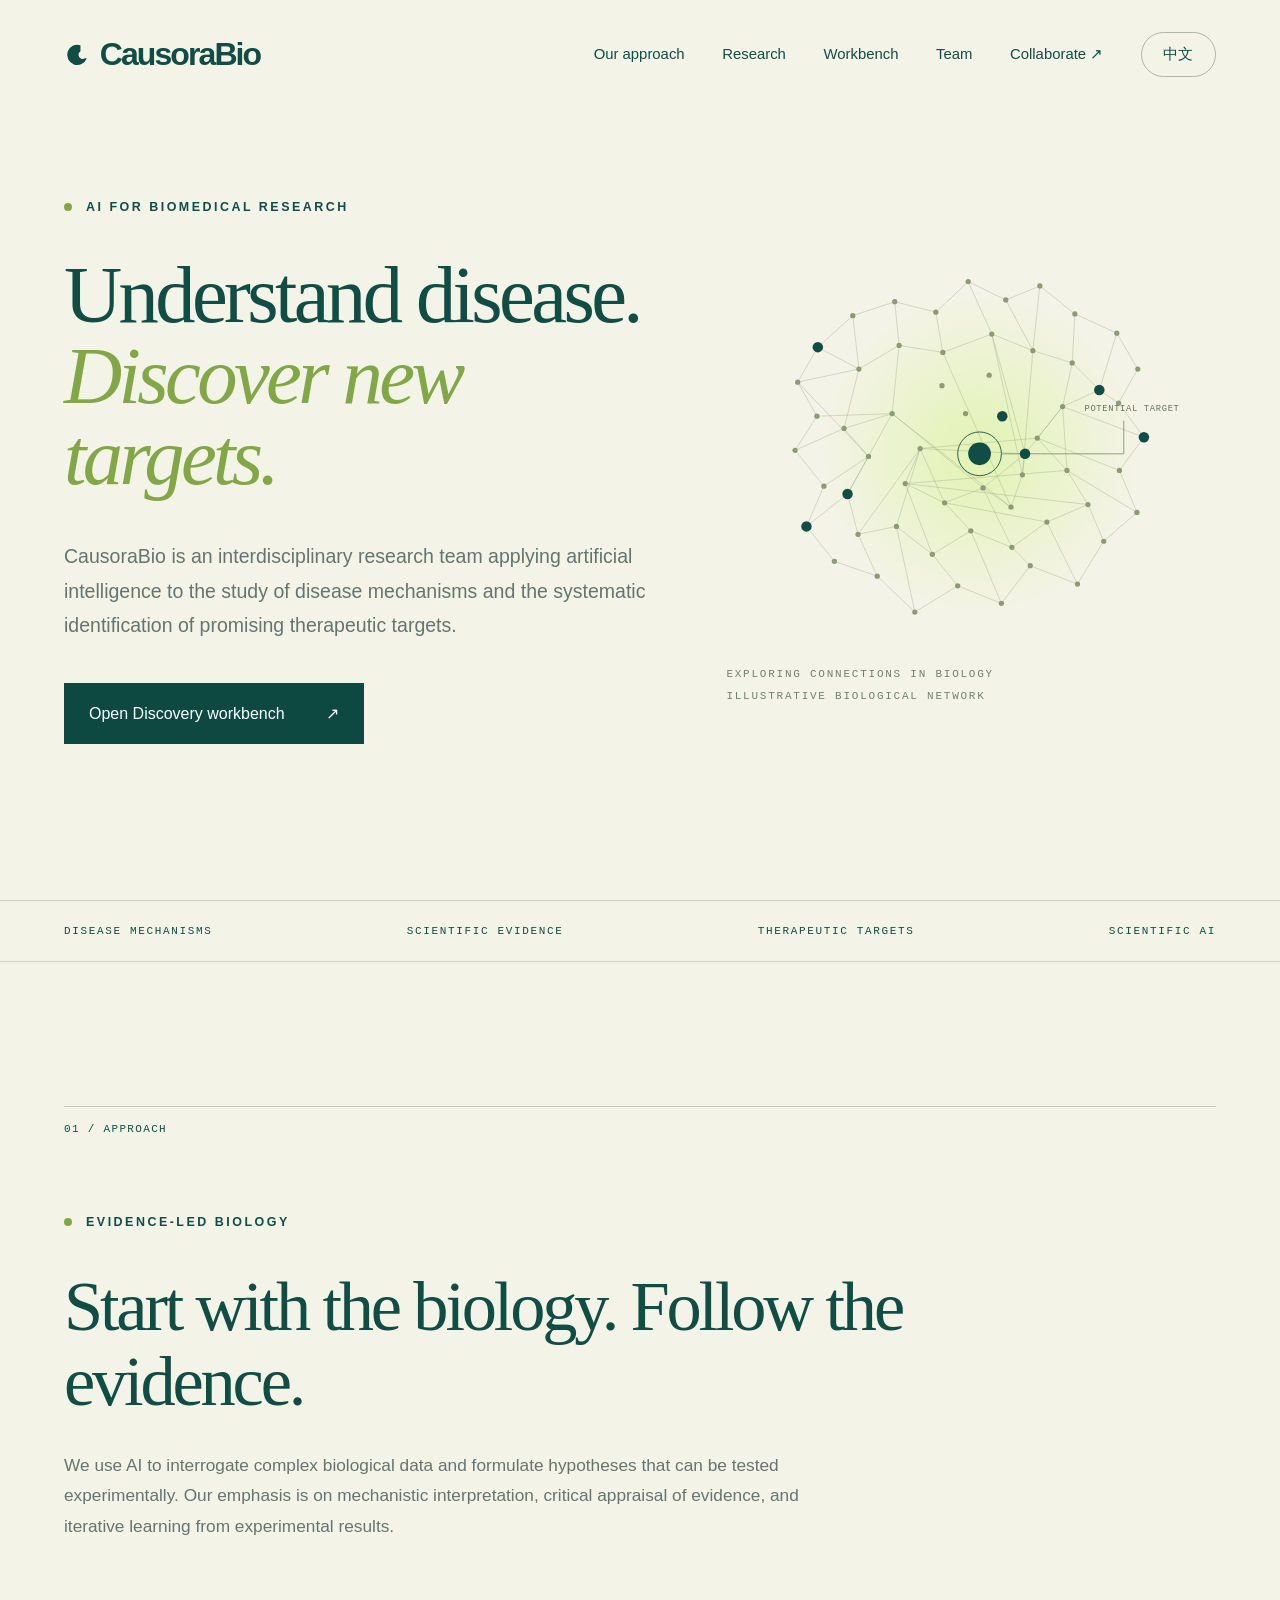
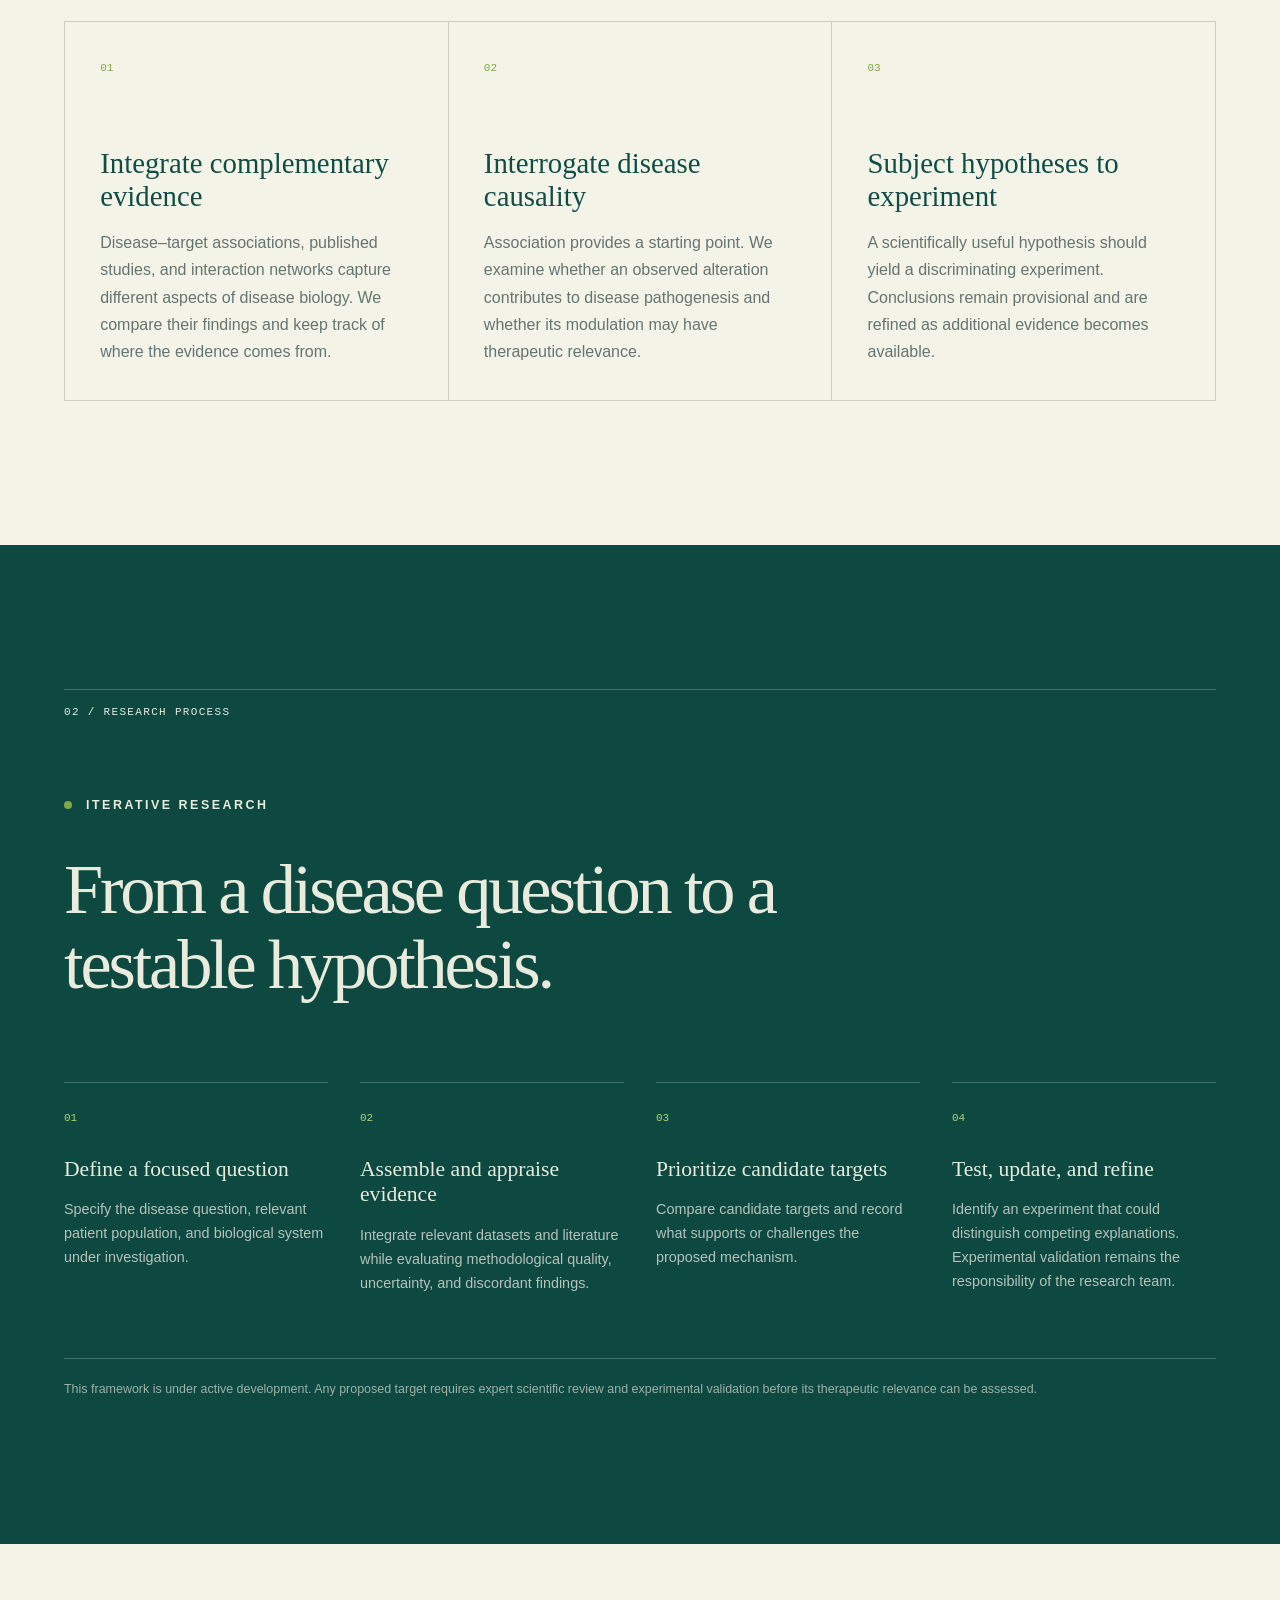
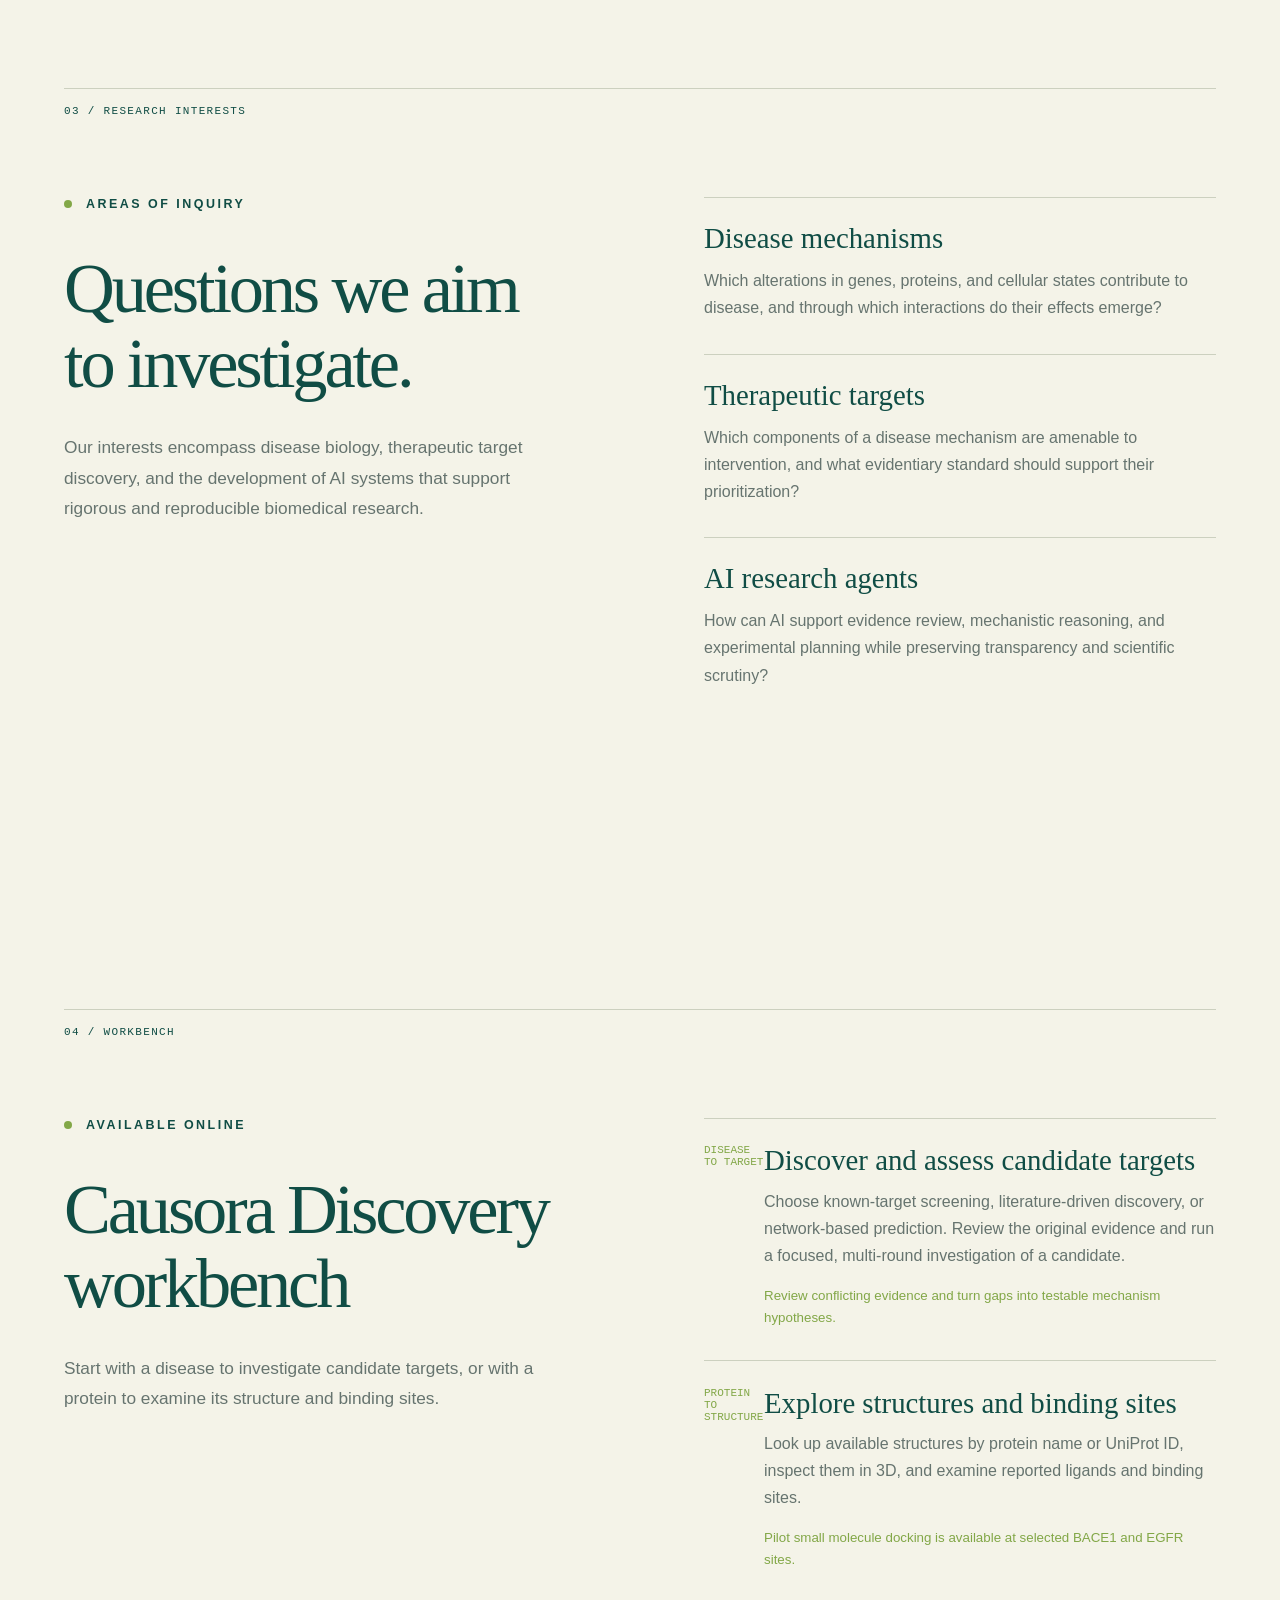
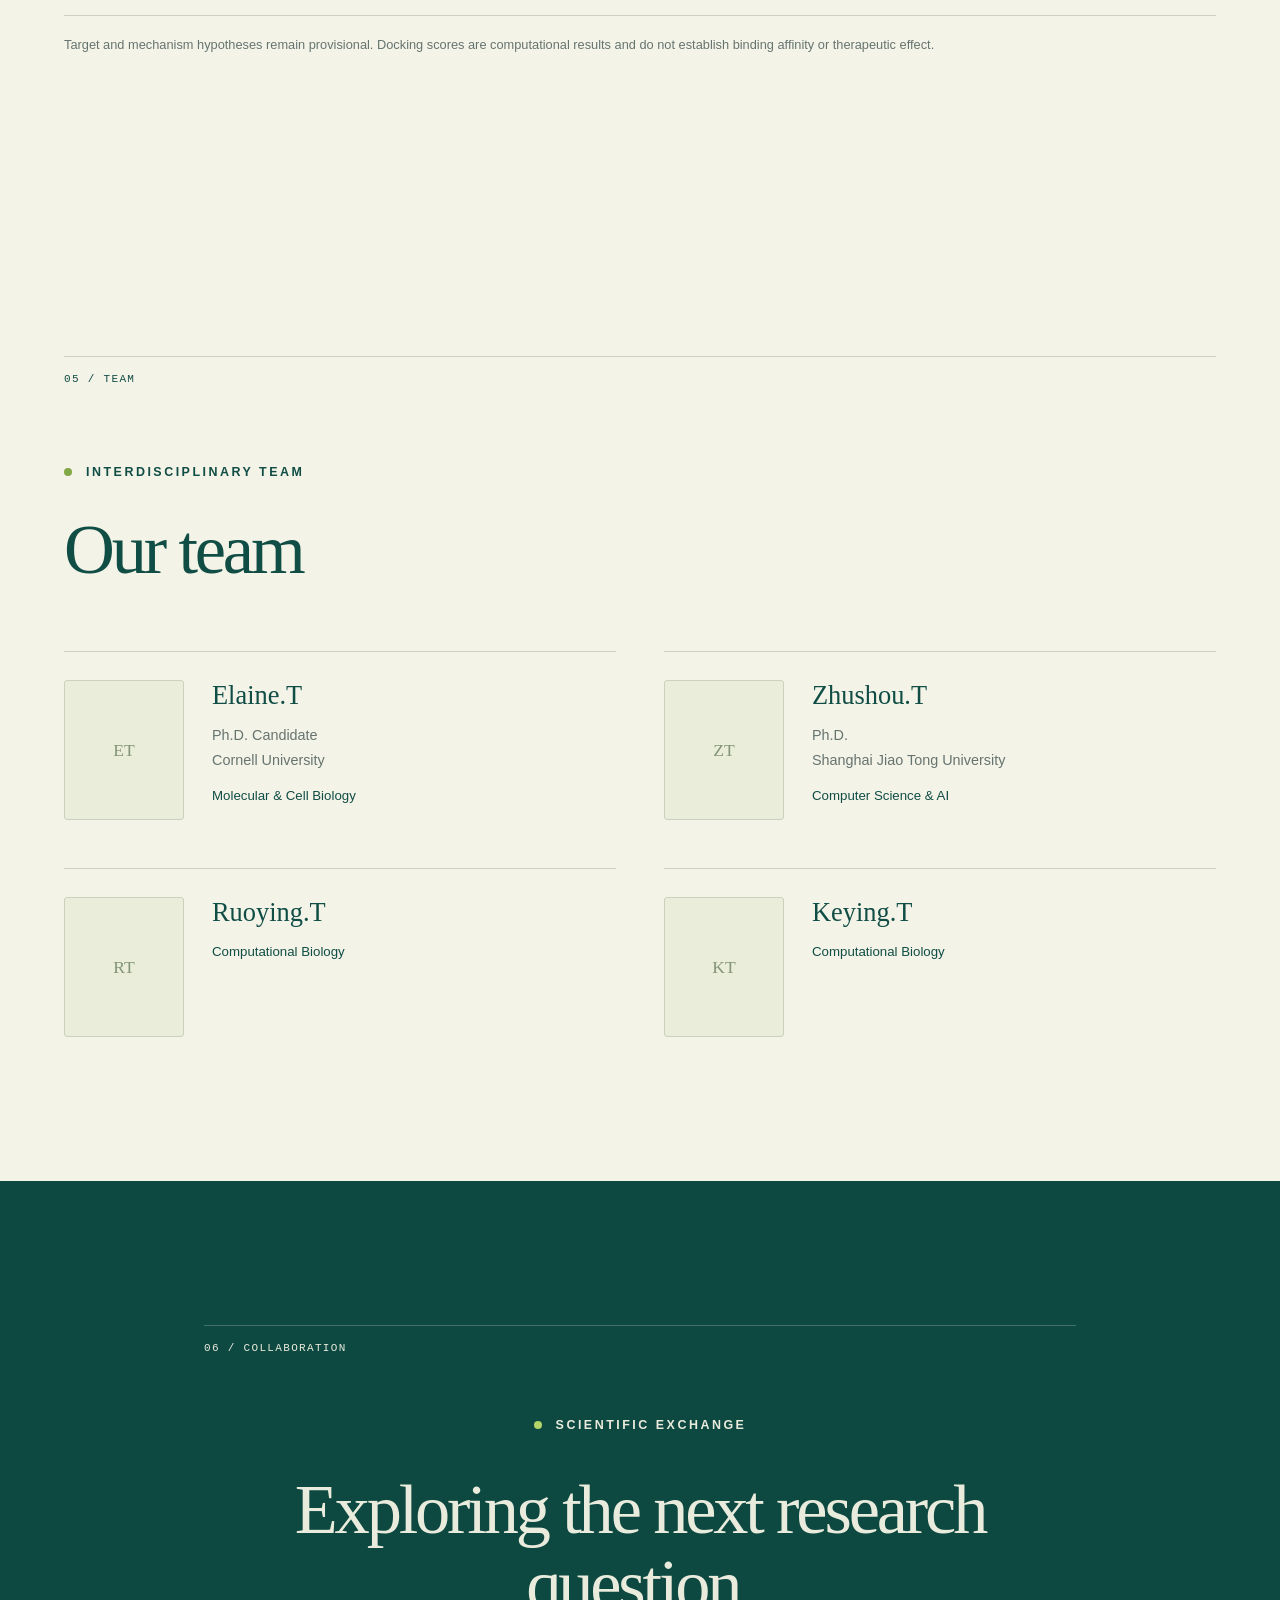
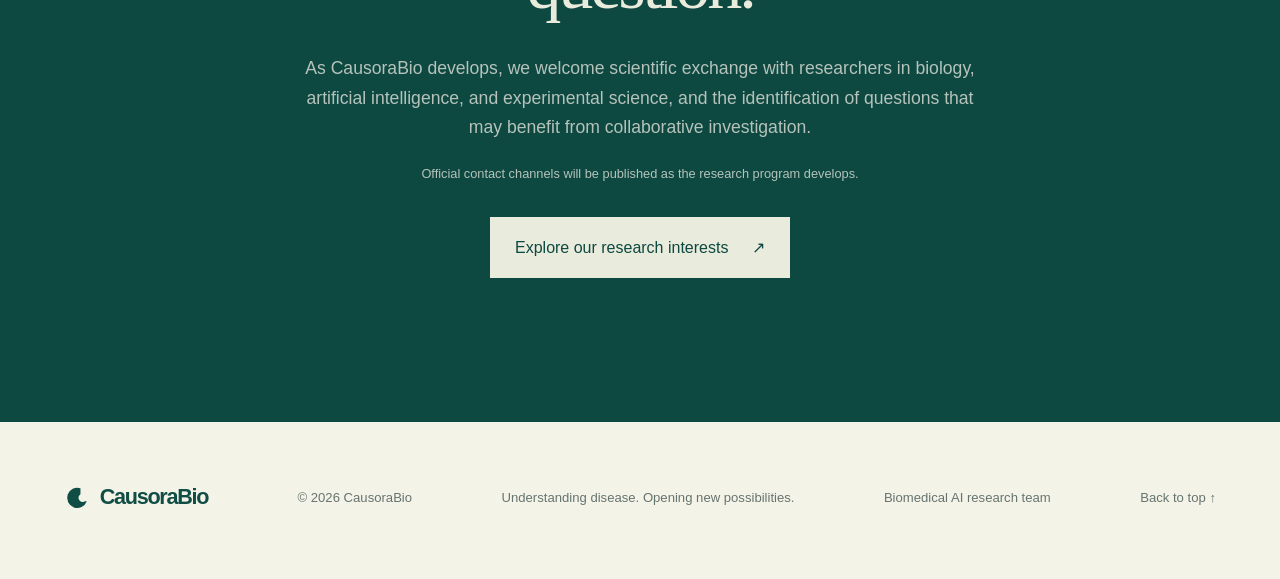
<file: index.html>
<!doctype html>
<html lang="en">
<head>
  <meta charset="utf-8">
  <meta name="viewport" content="width=device-width, initial-scale=1">
  <meta name="description" content="CausoraBio applies artificial intelligence to disease-mechanism research and the systematic identification of potential therapeutic targets.">
  <meta name="theme-color" content="#f4f3e8">
  <meta property="og:type" content="website">
  <meta property="og:title" content="CausoraBio — Understand disease. Discover new targets.">
  <meta property="og:description" content="Artificial intelligence for disease-mechanism research, evidence synthesis, and therapeutic-target discovery.">
  <meta name="twitter:card" content="summary">
  <title>CausoraBio — Understand disease. Discover new targets.</title>
  <link rel="icon" href="./favicon.svg" type="image/svg+xml">
  <link rel="manifest" href="./site.webmanifest">
  <link rel="stylesheet" href="./styles.css">
  <link rel="stylesheet" href="./enhancements.css">
  <link rel="stylesheet" href="./academic.css">
  <script src="./script.js" defer></script>
</head>
<body>
  <a class="skip-link" href="#main" data-i18n="skipLink">Skip to content</a>
  <header class="site-header">
    <a class="brand" href="#top" aria-label="CausoraBio home">
      <svg viewBox="0 0 32 32" aria-hidden="true"><path d="M27 20.5A12 12 0 1 1 19.5 5v7A5 5 0 1 0 25 20.5z"/></svg>
      <span>CausoraBio</span>
    </a>
    <button class="menu-toggle" type="button" aria-expanded="false" aria-controls="site-nav" data-i18n="menuLabel">Menu</button>
    <nav id="site-nav" class="site-nav" aria-label="Primary navigation">
      <a href="#approach" data-i18n="navApproach">Our approach</a>
      <a href="#research" data-i18n="navResearch">Research</a>
      <a href="#tools" data-i18n="navTools">Workbench</a>
      <a href="#team" data-i18n="navTeam">Team</a>
      <a href="#collaborate" data-i18n="navCollaborate">Collaborate ↗</a>
      <button class="lang-toggle" type="button" aria-label="Switch language">中文</button>
    </nav>
  </header>

  <main id="main">
    <section id="top" class="hero section-shell">
      <div class="hero-copy reveal">
        <p class="eyebrow" data-i18n="eyebrow">AI FOR BIOMEDICAL RESEARCH</p>
        <h1><span data-i18n="heroOne">Understand disease.</span><br><em data-i18n="heroTwo">Discover new targets.</em></h1>
        <p class="lede" data-i18n="heroBody">CausoraBio is an interdisciplinary research team applying artificial intelligence to the study of disease mechanisms and the systematic identification of promising therapeutic targets.</p>
        <a class="button" href="https://170.106.107.133/"><span data-i18n="heroButton">Open Discovery workbench</span><span aria-hidden="true">↗</span></a>
      </div>

      <div class="network-wrap reveal" aria-label="Illustrative biological network">
        <svg class="network" viewBox="0 0 560 500" role="img" aria-labelledby="network-title network-desc">
          <title id="network-title">Biological connection map</title>
          <desc id="network-desc">A network of connected biological signals converging on a potential therapeutic target.</desc>
          <defs>
            <radialGradient id="glow"><stop offset="0" stop-color="#dff3a9" stop-opacity=".85"/><stop offset="1" stop-color="#dff3a9" stop-opacity="0"/></radialGradient>
          </defs>
          <circle cx="290" cy="248" r="185" fill="url(#glow)"/>
          <g class="network-lines" id="network-lines"></g>
          <g class="network-points" id="network-points"></g>
          <circle class="target-ring" cx="290" cy="248" r="25"/>
          <circle class="target" cx="290" cy="248" r="13"/>
          <path class="target-line" d="M315 248H455V210"/>
          <circle class="target-small" cx="342" cy="248" r="6"/>
          <text x="410" y="199" data-i18n="targetLabel">POTENTIAL TARGET</text>
        </svg>
        <p class="network-caption"><span data-i18n="networkCaptionOne">EXPLORING CONNECTIONS IN BIOLOGY</span><br><span data-i18n="networkCaptionTwo">ILLUSTRATIVE BIOLOGICAL NETWORK</span></p>
      </div>
    </section>

    <div class="topic-strip section-shell" aria-label="Research domains">
      <span data-i18n="stripOne">DISEASE MECHANISMS</span><span data-i18n="stripTwo">SCIENTIFIC EVIDENCE</span><span data-i18n="stripThree">THERAPEUTIC TARGETS</span><span data-i18n="stripFour">SCIENTIFIC AI</span>
    </div>

    <section id="approach" class="approach section-shell section-pad">
      <div class="section-index" data-i18n="approachIndex">01 / APPROACH</div>
      <div class="section-heading reveal">
        <p class="eyebrow" data-i18n="approachEyebrow">EVIDENCE-LED BIOLOGY</p>
        <h2 data-i18n="approachTitle">Start with the biology. Follow the evidence.</h2>
        <p class="section-lede" data-i18n="approachBody">We use AI to interrogate complex biological data and formulate hypotheses that can be tested experimentally. Our emphasis is on mechanistic interpretation, critical appraisal of evidence, and iterative learning from experimental results.</p>
      </div>
      <div class="approach-grid">
        <article class="method-card reveal"><span>01</span><h3 data-i18n="methodOneTitle">Integrate complementary evidence</h3><p data-i18n="methodOneBody">Disease–target associations, published studies, and interaction networks capture different aspects of disease biology. We compare their findings and keep track of where the evidence comes from.</p></article>
        <article class="method-card reveal"><span>02</span><h3 data-i18n="methodTwoTitle">Interrogate disease causality</h3><p data-i18n="methodTwoBody">Association provides a starting point. We examine whether an observed alteration contributes to disease pathogenesis and whether its modulation may have therapeutic relevance.</p></article>
        <article class="method-card reveal"><span>03</span><h3 data-i18n="methodThreeTitle">Subject hypotheses to experiment</h3><p data-i18n="methodThreeBody">A scientifically useful hypothesis should yield a discriminating experiment. Conclusions remain provisional and are refined as additional evidence becomes available.</p></article>
      </div>
    </section>

    <section class="workflow section-pad">
      <div class="section-shell">
        <div class="section-index light" data-i18n="workflowIndex">02 / RESEARCH PROCESS</div>
        <div class="workflow-heading reveal"><p class="eyebrow light" data-i18n="workflowEyebrow">ITERATIVE RESEARCH</p><h2 data-i18n="workflowTitle">From a disease question to a testable hypothesis.</h2></div>
        <div class="workflow-grid">
          <article class="workflow-step reveal"><span>01</span><h3 data-i18n="workflowOneTitle">Define a focused question</h3><p data-i18n="workflowOneBody">Specify the disease question, relevant patient population, and biological system under investigation.</p></article>
          <article class="workflow-step reveal"><span>02</span><h3 data-i18n="workflowTwoTitle">Assemble and appraise evidence</h3><p data-i18n="workflowTwoBody">Integrate relevant datasets and literature while evaluating methodological quality, uncertainty, and discordant findings.</p></article>
          <article class="workflow-step reveal"><span>03</span><h3 data-i18n="workflowThreeTitle">Prioritize candidate targets</h3><p data-i18n="workflowThreeBody">Compare candidate targets and record what supports or challenges the proposed mechanism.</p></article>
          <article class="workflow-step reveal"><span>04</span><h3 data-i18n="workflowFourTitle">Test, update, and refine</h3><p data-i18n="workflowFourBody">Identify an experiment that could distinguish competing explanations. Experimental validation remains the responsibility of the research team.</p></article>
        </div>
        <p class="workflow-note" data-i18n="workflowNote">This framework is under active development. Any proposed target requires expert scientific review and experimental validation before its therapeutic relevance can be assessed.</p>
      </div>
    </section>

    <section id="research" class="research-focus section-shell section-pad">
      <div class="section-index" data-i18n="researchIndex">03 / RESEARCH INTERESTS</div>
      <div class="research-focus-grid">
        <div class="section-heading reveal"><p class="eyebrow" data-i18n="researchEyebrow">AREAS OF INQUIRY</p><h2 data-i18n="researchTitle">Questions we aim to investigate.</h2><p class="section-lede" data-i18n="researchBody">Our interests encompass disease biology, therapeutic target discovery, and the development of AI systems that support rigorous and reproducible biomedical research.</p></div>
        <div class="focus-list reveal">
          <article><h3 data-i18n="focusOneTitle">Disease mechanisms</h3><p data-i18n="focusOneBody">Which alterations in genes, proteins, and cellular states contribute to disease, and through which interactions do their effects emerge?</p></article>
          <article><h3 data-i18n="focusTwoTitle">Therapeutic targets</h3><p data-i18n="focusTwoBody">Which components of a disease mechanism are amenable to intervention, and what evidentiary standard should support their prioritization?</p></article>
          <article><h3 data-i18n="focusThreeTitle">AI research agents</h3><p data-i18n="focusThreeBody">How can AI support evidence review, mechanistic reasoning, and experimental planning while preserving transparency and scientific scrutiny?</p></article>
        </div>
      </div>
    </section>

    <section id="tools" class="tools section-shell section-pad">
      <div class="section-index" data-i18n="toolsIndex">04 / WORKBENCH</div>
      <div class="tools-grid">
        <div class="section-heading reveal"><p class="eyebrow" data-i18n="toolsEyebrow">AVAILABLE ONLINE</p><h2 data-i18n="toolsTitle">Causora Discovery workbench</h2><p class="section-lede" data-i18n="toolsBody">Start with a disease to investigate candidate targets, or with a protein to examine its structure and binding sites.</p></div>
        <div class="tool-list reveal">
          <article><span data-i18n="toolOneLabel">DISEASE TO TARGET</span><div><h3 data-i18n="toolOneTitle">Discover and assess candidate targets</h3><p data-i18n="toolOneBody">Choose known-target screening, literature-driven discovery, or network-based prediction. Review the original evidence and run a focused, multi-round investigation of a candidate.</p><small data-i18n="toolOneFocus">Review conflicting evidence and turn gaps into testable mechanism hypotheses.</small></div></article>
          <article><span data-i18n="toolTwoLabel">PROTEIN TO STRUCTURE</span><div><h3 data-i18n="toolTwoTitle">Explore structures and binding sites</h3><p data-i18n="toolTwoBody">Look up available structures by protein name or UniProt ID, inspect them in 3D, and examine reported ligands and binding sites.</p><small data-i18n="toolTwoFocus">Pilot small molecule docking is available at selected BACE1 and EGFR sites.</small></div></article>
        </div>
      </div>
      <p class="development-note" data-i18n="toolsNote">Target and mechanism hypotheses remain provisional. Docking scores are computational results and do not establish binding affinity or therapeutic effect.</p>
    </section>

    <section id="team" class="team section-shell section-pad">
      <div class="section-index" data-i18n="teamIndex">05 / TEAM</div>
      <div class="team-heading reveal">
        <p class="eyebrow" data-i18n="teamEyebrow">INTERDISCIPLINARY TEAM</p>
        <h2 data-i18n="teamTitle">Our team</h2>
      </div>
      <div class="team-grid">
        <article class="team-member reveal">
          <div class="team-avatar" aria-hidden="true"><span>ET</span></div>
          <div><h3>Elaine.T</h3><p data-i18n="elaineDegree">Ph.D. Candidate</p><p data-i18n="elaineSchool">Cornell University</p><p class="team-field" data-i18n="elaineField">Molecular &amp; Cell Biology</p></div>
        </article>
        <article class="team-member reveal">
          <div class="team-avatar" aria-hidden="true"><span>ZT</span></div>
          <div><h3>Zhushou.T</h3><p data-i18n="zhushouDegree">Ph.D.</p><p data-i18n="zhushouSchool">Shanghai Jiao Tong University</p><p class="team-field" data-i18n="zhushouField">Computer Science &amp; AI</p></div>
        </article>
        <article class="team-member reveal">
          <div class="team-avatar" aria-hidden="true"><span>RT</span></div>
          <div><h3>Ruoying.T</h3><p class="team-field" data-i18n="ruoyingField">Computational Biology</p></div>
        </article>
        <article class="team-member reveal">
          <div class="team-avatar" aria-hidden="true"><span>KT</span></div>
          <div><h3>Keying.T</h3><p class="team-field" data-i18n="keyingField">Computational Biology</p></div>
        </article>
      </div>
    </section>

    <section id="collaborate" class="collaborate section-pad">
      <div class="section-shell collaborate-inner reveal">
        <div class="section-index light" data-i18n="collabIndex" style="border-color:#44726b;text-align:left;margin-bottom:4rem">06 / COLLABORATION</div>
        <p class="eyebrow light" data-i18n="collabEyebrow">SCIENTIFIC EXCHANGE</p>
        <h2 data-i18n="collabTitle">Exploring the next research question.</h2>
        <p data-i18n="collabBody">As CausoraBio develops, we welcome scientific exchange with researchers in biology, artificial intelligence, and experimental science, and the identification of questions that may benefit from collaborative investigation.</p>
        <p class="contact-note" data-i18n="contactNote">Official contact channels will be published as the research program develops.</p>
        <a class="button button-light" href="#research"><span data-i18n="collabButton">Explore our research interests</span><span aria-hidden="true">↗</span></a>
      </div>
    </section>
  </main>

  <footer class="footer section-shell"><a class="brand" href="#top"><svg viewBox="0 0 32 32" aria-hidden="true"><path d="M27 20.5A12 12 0 1 1 19.5 5v7A5 5 0 1 0 25 20.5z"/></svg><span>CausoraBio</span></a><p>© <span id="year"></span> CausoraBio</p><span data-i18n="footerLine">Understanding disease. Opening new possibilities.</span><span data-i18n="footerStatus">Biomedical AI research team</span><a href="#top" data-i18n="backTop">Back to top ↑</a></footer>
</body>
</html>
</file>
<file: styles.css>
:root{--paper:#f4f3e8;--ink:#104d45;--muted:#66746f;--lime:#82a747;--line:#ccd0bf;--dark:#0d4841;--serif:Georgia,"Times New Roman",serif;--sans:Inter,-apple-system,BlinkMacSystemFont,"Segoe UI",sans-serif}*{box-sizing:border-box}html{scroll-behavior:smooth}body{margin:0;background:var(--paper);color:var(--ink);font-family:var(--sans);font-size:16px}.skip-link{position:fixed;left:1rem;top:-4rem;background:#fff;padding:.8rem 1rem;z-index:99}.skip-link:focus{top:1rem}.site-header{height:108px;max-width:1344px;margin:auto;padding:0 4rem;display:flex;align-items:center;justify-content:space-between;position:relative;z-index:10}.brand{display:flex;align-items:center;gap:.55rem;color:var(--ink);font-size:2rem;font-weight:700;text-decoration:none;letter-spacing:-.06em}.brand svg{width:27px;height:27px;fill:currentColor}.site-nav{display:flex;align-items:center;gap:2.35rem}.site-nav a{color:var(--ink);font-size:.93rem;text-decoration:none;position:relative}.site-nav a:after{content:"";position:absolute;left:0;right:100%;bottom:-5px;height:1px;background:currentColor;transition:right .25s}.site-nav a:hover:after{right:0}.lang-toggle{border:1px solid #aeb7a8;border-radius:999px;background:transparent;color:var(--ink);padding:.75rem 1.35rem;cursor:pointer;font-size:.92rem}.menu-toggle{display:none;background:none;border:0;color:var(--ink);font:inherit}.section-shell{max-width:1344px;margin:0 auto;padding-left:4rem;padding-right:4rem}.hero{min-height:calc(100vh - 108px);display:grid;grid-template-columns:1.1fr .9fr;align-items:center;gap:4rem;padding-top:3rem;padding-bottom:7rem}.hero-copy{max-width:650px}.eyebrow{font-size:.78rem;letter-spacing:.2em;font-weight:600;margin:0 0 2.5rem;color:var(--ink)}.eyebrow:before{content:"";display:inline-block;width:8px;height:8px;border-radius:50%;background:var(--lime);margin-right:14px}.hero h1,.section-heading h2,.research h2,.team h2,.collaborate h2{font-family:var(--serif);font-weight:400;letter-spacing:-.045em;margin:0}.hero h1{font-size:clamp(3.7rem,6.3vw,6.2rem);line-height:1.01}.hero h1 em{font-weight:400;color:var(--lime)}.lede{max-width:610px;color:var(--muted);font-size:1.22rem;line-height:1.75;margin:2.6rem 0}.button{display:inline-flex;align-items:center;justify-content:space-between;min-width:300px;background:var(--dark);color:#fff;text-decoration:none;padding:1.25rem 1.5rem;border:1px solid var(--dark);transition:.25s}.button:hover{background:transparent;color:var(--dark)}.network-wrap{align-self:center}.network{width:100%;overflow:visible}.network-lines line{stroke:#9ba687;stroke-width:1;opacity:.42}.network-points circle{fill:#8d9a73}.network-points circle.accent{fill:var(--ink)}.target-ring{fill:none;stroke:var(--ink);stroke-width:1}.target{fill:var(--ink)}.target-line{fill:none;stroke:#829570;stroke-width:1}.target-small{fill:var(--ink)}.network text{font:10px ui-monospace,SFMono-Regular,Menlo,monospace;letter-spacing:.08em;fill:#66725e}.network-caption{font:11px/2 ui-monospace,SFMono-Regular,Menlo,monospace;letter-spacing:.16em;color:#73806d;margin:-15px 0 0}.section-pad{padding-top:9rem;padding-bottom:9rem}.section-index{border-top:1px solid var(--line);padding-top:1rem;font:11px ui-monospace,SFMono-Regular,Menlo,monospace;letter-spacing:.12em}.section-heading{max-width:860px;margin:5rem 0}.section-heading h2,.research h2,.collaborate h2{font-size:clamp(3.2rem,5.5vw,5.3rem);line-height:1.06}.approach-grid{display:grid;grid-template-columns:repeat(3,1fr);gap:1px;background:var(--line);border:1px solid var(--line)}.method-card{background:var(--paper);padding:2.2rem;min-height:290px}.method-card>span,.tool-list article>span{font:11px ui-monospace,SFMono-Regular,Menlo,monospace;color:var(--lime)}.method-card h3,.tool-list h3{font-family:var(--serif);font-size:1.8rem;font-weight:400;margin:4.5rem 0 1rem}.method-card p,.tool-list p,.team-layout>p:last-child{color:var(--muted);line-height:1.7;margin:0}.research,.collaborate{background:var(--dark);color:#e9ebdc}.research-inner{display:grid;grid-template-columns:1.2fr 1fr;gap:7rem}.research .section-index{grid-column:1/-1;border-color:#44726b}.light{color:#e9ebdc}.research-copy>p:last-child{font-size:1.15rem;line-height:1.7;color:#b5c3bb;max-width:650px}.scale-list{align-self:end}.scale-list div{display:flex;justify-content:space-between;border-top:1px solid #44726b;padding:1.3rem 0;font-size:.8rem;letter-spacing:.15em}.scale-list b{font-weight:400;color:#89a78b}.tools-grid{display:grid;grid-template-columns:1fr 1fr;gap:8rem}.tools-grid .section-heading{margin-top:5rem}.tool-list{padding-top:5rem}.tool-list article{display:grid;grid-template-columns:60px 1fr;border-top:1px solid var(--line);padding:1.6rem 0 2rem}.tool-list h3{margin:0 0 .65rem}.team-layout{max-width:1000px;margin:6rem 0 0 auto}.team h2{font-size:clamp(3rem,5vw,5rem);line-height:1.08}.team-layout>p:last-child{font-size:1.15rem;max-width:650px;margin:2.5rem 0 0 auto}.collaborate{text-align:center}.collaborate-inner{max-width:1000px}.collaborate .eyebrow:before{background:#b3d467}.collaborate p:not(.eyebrow){max-width:700px;margin:2rem auto 3rem;color:#b5c3bb;line-height:1.7;font-size:1.1rem}.button-light{background:#e9ebdc;border-color:#e9ebdc;color:var(--dark)}.button-light:hover{color:#e9ebdc;border-color:#e9ebdc}.footer{min-height:150px;display:flex;align-items:center;justify-content:space-between}.footer .brand{font-size:1.35rem}.footer p,.footer>a:last-child{color:var(--muted);font-size:.82rem;text-decoration:none}.reveal{opacity:0;transform:translateY(18px);transition:opacity .7s ease,transform .7s ease}.reveal.visible{opacity:1;transform:none}@media(prefers-reduced-motion:reduce){html{scroll-behavior:auto}.reveal{opacity:1;transform:none;transition:none}}@media(max-width:900px){.site-header,.section-shell{padding-left:1.5rem;padding-right:1.5rem}.site-header{height:84px}.menu-toggle{display:block}.site-nav{position:absolute;top:74px;left:1rem;right:1rem;background:var(--paper);border:1px solid var(--line);padding:1.5rem;flex-direction:column;align-items:flex-start;gap:1.3rem;display:none}.site-nav.open{display:flex}.hero{grid-template-columns:1fr;gap:1rem;min-height:auto;padding-top:5rem}.hero-copy{max-width:720px}.network-wrap{max-width:620px;margin:auto}.approach-grid,.research-inner,.tools-grid{grid-template-columns:1fr}.research-inner,.tools-grid{gap:2rem}.method-card{min-height:240px}.section-pad{padding-top:6rem;padding-bottom:6rem}.footer{padding-top:2rem;padding-bottom:2rem;gap:1.5rem;flex-wrap:wrap}}@media(max-width:560px){.brand{font-size:1.55rem}.hero h1{font-size:3.15rem}.hero{padding-top:4rem;padding-bottom:5rem}.lede{font-size:1rem}.button{min-width:100%}.network{margin-top:1rem}.section-heading h2,.research h2,.team h2,.collaborate h2{font-size:2.65rem}.section-heading{margin:3.5rem 0}.approach-grid{grid-template-columns:1fr}.method-card h3{margin-top:2.8rem}.section-pad{padding-top:4.5rem;padding-bottom:4.5rem}.footer{align-items:flex-start;flex-direction:column}}
</file>
<file: enhancements.css>
.research-questions{grid-column:1/-1;border-top:1px solid #44726b;padding-top:2rem;display:grid;grid-template-columns:1fr 1.4fr;gap:4rem}.research-questions>p{font:11px ui-monospace,SFMono-Regular,Menlo,monospace;letter-spacing:.15em;color:#89a78b}.research-questions ul{list-style:none;padding:0;margin:0}.research-questions li{font-family:var(--serif);font-size:1.65rem;padding:.9rem 0;border-bottom:1px solid #44726b}.team-heading{margin:5rem 0 4rem}.team-heading .eyebrow{margin-bottom:2rem}.team-heading h2{font-size:clamp(3.2rem,5.5vw,5.3rem)}.team-grid{display:grid;grid-template-columns:repeat(2,minmax(0,1fr));gap:3rem;margin-top:2rem}.team-member{display:grid;grid-template-columns:120px 1fr;gap:1.75rem;align-items:start;border-top:1px solid var(--line);padding-top:1.75rem}.team-avatar{height:140px;background:#e9edd9;border:1px solid var(--line);border-radius:3px;display:grid;place-items:center;color:#839478;font:1.1rem var(--serif)}.team-member h3{font:400 1.65rem var(--serif);margin:0 0 .75rem}.team-member p{margin:0;color:var(--muted);font-size:.9rem;line-height:1.7}.team-member .team-field{margin-top:.8rem;color:var(--ink);font-size:.83rem}.collaborate p:not(.eyebrow){margin-bottom:2rem}.collab-types{display:flex;justify-content:center;gap:.6rem;flex-wrap:wrap;margin-bottom:3rem}.collab-types span{border:1px solid #44726b;border-radius:999px;padding:.6rem 1rem;color:#cad4ce;font-size:.82rem}.footer{gap:1.5rem}.footer>a:not(.brand){color:var(--muted);font-size:.82rem;text-decoration:none}@media(max-width:900px){.research-questions{grid-template-columns:1fr;gap:1rem}.team-grid{grid-template-columns:1fr;gap:2rem}}@media(max-width:560px){.team-member{grid-template-columns:90px 1fr;gap:1.35rem}.team-avatar{height:110px}.team-heading h2{font-size:2.65rem}}
</file>
<file: academic.css>
.topic-strip{border-top:1px solid var(--line);border-bottom:1px solid var(--line);display:flex;justify-content:space-between;gap:2rem;padding-top:1.5rem;padding-bottom:1.5rem;font:11px ui-monospace,SFMono-Regular,Menlo,monospace;letter-spacing:.15em}.section-lede{color:var(--muted);font-size:1.08rem;line-height:1.75;max-width:760px;margin:2rem 0 0}.workflow{background:var(--dark);color:#e9ebdc}.workflow .section-index{border-color:#44726b}.workflow-heading{max-width:900px;margin:5rem 0}.workflow-heading h2{font:400 clamp(3.2rem,5.5vw,5.3rem)/1.06 var(--serif);letter-spacing:-.045em;margin:0}.workflow-grid{display:grid;grid-template-columns:repeat(4,1fr);gap:2rem}.workflow-step{border-top:1px solid #44726b;padding-top:1.5rem}.workflow-step>span{font:11px ui-monospace,SFMono-Regular,Menlo,monospace;color:#b3d467}.workflow-step h3{font:400 1.35rem/1.2 var(--serif);margin:2rem 0 1rem}.workflow-step p{color:#b5c3bb;line-height:1.65;font-size:.9rem}.workflow-note{border-top:1px solid #44726b;margin:3rem 0 0;padding-top:1.25rem;color:#9fb1a8;font-size:.78rem;line-height:1.7}.research-focus-grid{display:grid;grid-template-columns:1fr 1fr;gap:8rem}.focus-list{padding-top:5rem}.focus-list article{border-top:1px solid var(--line);padding:1.5rem 0 2rem}.focus-list h3{font:400 1.8rem var(--serif);margin:0 0 .75rem}.focus-list p{color:var(--muted);line-height:1.7;margin:0}.tool-list small{display:block;color:var(--lime);line-height:1.6;margin-top:1rem}.development-note{border-top:1px solid var(--line);padding-top:1.2rem;color:var(--muted);font-size:.8rem;line-height:1.6}.contact-note{font-size:.8rem!important;margin-top:-.75rem!important}.footer>span{color:var(--muted);font-size:.82rem}@media(max-width:1000px){.workflow-grid{grid-template-columns:repeat(2,1fr)}}@media(max-width:900px){.research-focus-grid{grid-template-columns:1fr;gap:1rem}.focus-list{padding-top:0}.topic-strip{flex-wrap:wrap}.footer{justify-content:flex-start}}@media(max-width:560px){.workflow-grid{grid-template-columns:1fr}.topic-strip{gap:1rem;font-size:9px}.workflow-heading{margin:3.5rem 0}.workflow-heading h2{font-size:2.65rem}}
</file>
